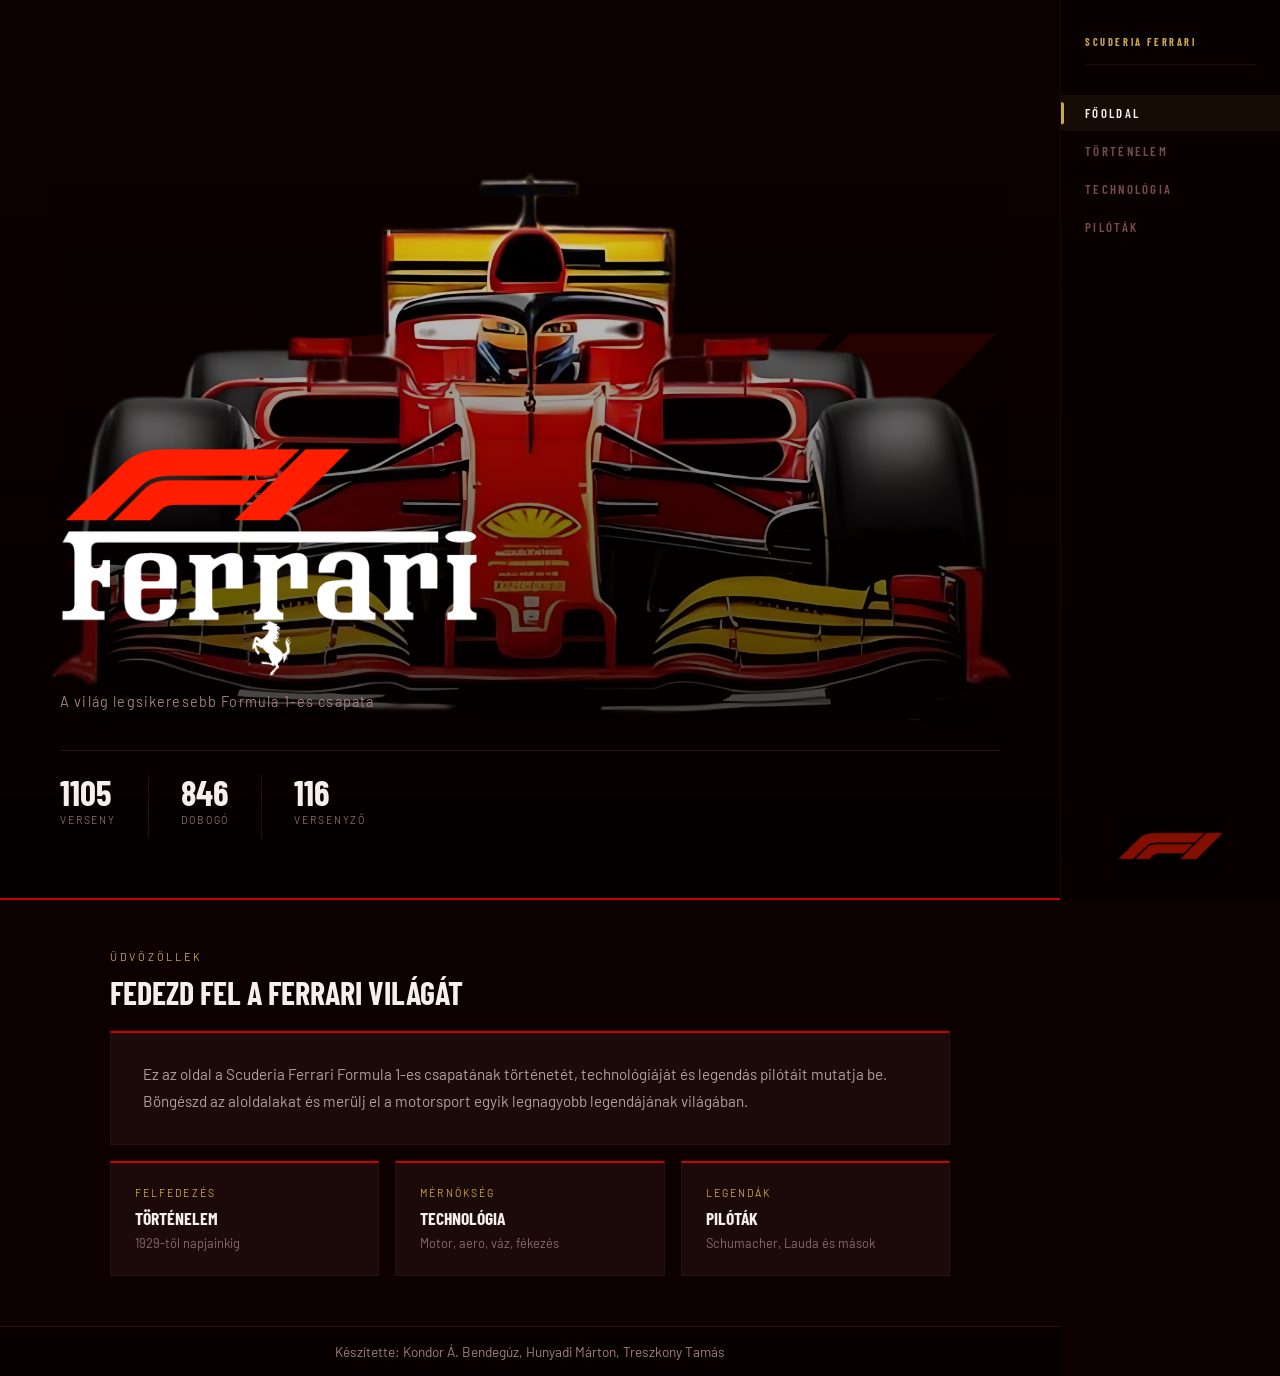
<file: index.html>
<!DOCTYPE html>
<html lang="hu">
<head>
  <meta charset="UTF-8">
  <title>Főoldal</title>
  <link rel="stylesheet" href="style.css">
</head>
<body >

  <nav class="sidenav">
    <span class="site-title">Scuderia Ferrari</span>
    <a href="index.html" class="active">Főoldal</a>
    <a href="tortenelem.html">Történelem</a>
    <a href="technologia.html">Technológia</a>
    <a href="pilotak.html">Pilóták</a>
  </nav>

  <main class="page-content">

  <section class="hero-index">
    <img src="ferrari_title.png" alt="Formula 1 és Ferrari logó" title="Scuderia Ferrari — Formula 1" class="hero-title-img">
    <p>A világ legsikeresebb Formula 1-es csapata</p>
    <div class="hero-stats">
      <div><span>1105</span><small>Verseny</small></div>
      <div><span>846</span><small>Dobogó</small></div>
      <div><span>116</span><small>Versenyző</small></div>
    </div>
  </section>

  <div class="welcome">
    <span class="welcome-label">Üdvözöllek</span>
    <h2>Fedezd fel a Ferrari világát</h2>
    <div class="card">
      <p>Ez az oldal a Scuderia Ferrari Formula 1-es csapatának történetét, technológiáját és legendás pilótáit mutatja be. Böngészd az aloldalakat és merülj el a motorsport egyik legnagyobb legendájának világában.</p>
    </div>
    <div class="nav-cards">
      <a href="tortenelem.html" class="nav-card">
        <span>Felfedezés</span>
        <h3>Történelem</h3>
        <p>1929-től napjainkig</p>
      </a>
      <a href="technologia.html" class="nav-card">
        <span>Mérnökség</span>
        <h3>Technológia</h3>
        <p>Motor, aero, váz, fékezés</p>
      </a>
      <a href="pilotak.html" class="nav-card">
        <span>Legendák</span>
        <h3>Pilóták</h3>
        <p>Schumacher, Lauda és mások</p>
      </a>
    </div>
  </div>

  <footer>Készítette: Kondor Á. Bendegúz, Hunyadi Márton, Treszkony Tamás</footer>
  </main>

<script>
  document.querySelectorAll(".sidenav a").forEach(a => {
    a.addEventListener("click", function(e) {
      const href = this.getAttribute("href");
      if (!href || href.startsWith("#")) return;
      e.preventDefault();
      document.querySelector(".page-content").classList.add("fade-out");
      setTimeout(() => { window.location.href = href; }, 250);
    });
  });
</script>
</body>
</html>
</file>
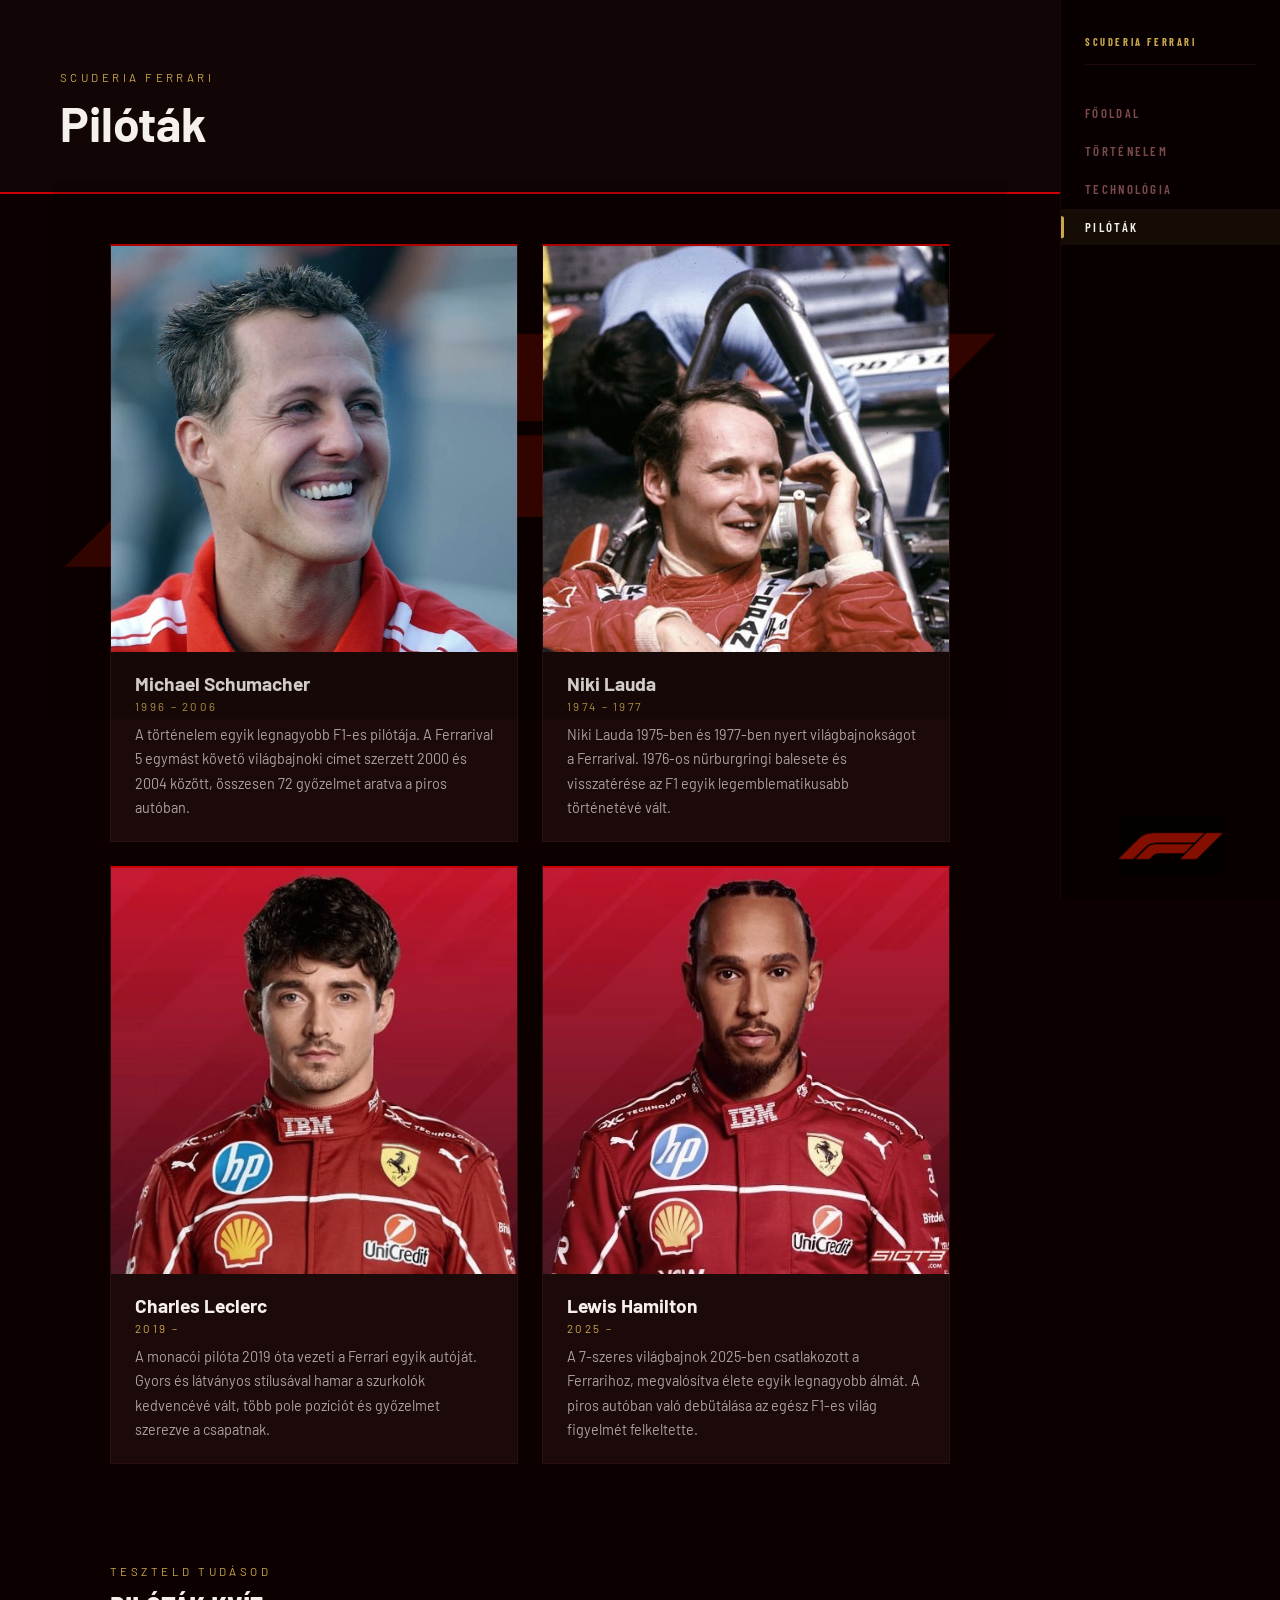
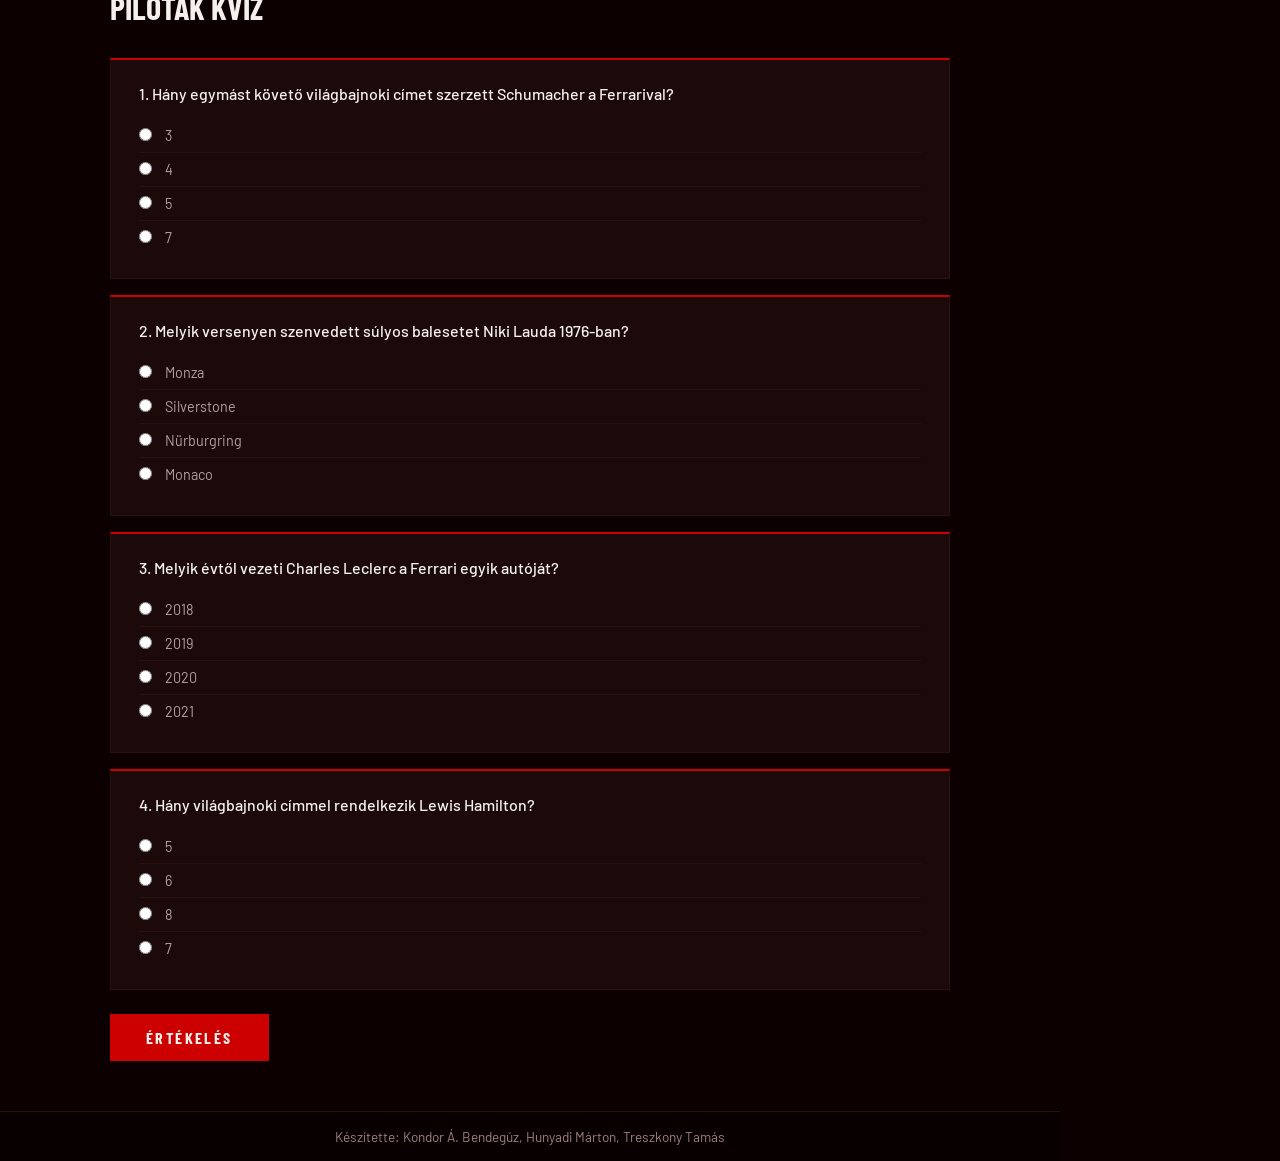
<file: pilotak.html>
<!DOCTYPE html>
<html lang="hu">
<head>
  <meta charset="UTF-8">
  <title>Ferrari pilóták</title>
  <link rel="stylesheet" href="style.css">
</head>
<body >

  <nav class="sidenav">
    <span class="site-title">Scuderia Ferrari</span>
    <a href="index.html">Főoldal</a>
    <a href="tortenelem.html">Történelem</a>
    <a href="technologia.html">Technológia</a>
    <a href="pilotak.html" class="active">Pilóták</a>
  </nav>

  <main class="page-content">
  <div class="page-header">
    <small>Scuderia Ferrari</small>
    <h1>Pilóták</h1>
    <h2></h2>
  </div>

  <div class="pilots-grid">

    <div class="pilot-card">
      <img src="schumacher.png" alt="Michael Schumacher portréfotója." title="Michael Schumacher">
      <div class="pilot-info">
        <h3>Michael Schumacher</h3>
        <span class="pilot-years">1996 – 2006</span>
        <p>A történelem egyik legnagyobb F1-es pilótája. A Ferrarival 5 egymást követő világbajnoki címet szerzett 2000 és 2004 között, összesen 72 győzelmet aratva a piros autóban.</p>
      </div>
    </div>

    <div class="pilot-card">
      <img src="lauda.png" alt="Niki Lauda portréfotója." title="Niki Lauda">
      <div class="pilot-info">
        <h3>Niki Lauda</h3>
        <span class="pilot-years">1974 – 1977</span>
        <p>Niki Lauda 1975-ben és 1977-ben nyert világbajnokságot a Ferrarival. 1976-os nürburgringi balesete és visszatérése az F1 egyik legemblematikusabb történetévé vált.</p>
      </div>
    </div>

    <div class="pilot-card">
      <img src="leclerc.png" alt="Charles Leclerc portréfotója." title="Charles Leclerc">
      <div class="pilot-info">
        <h3>Charles Leclerc</h3>
        <span class="pilot-years">2019 –</span>
        <p>A monacói pilóta 2019 óta vezeti a Ferrari egyik autóját. Gyors és látványos stílusával hamar a szurkolók kedvencévé vált, több pole pozíciót és győzelmet szerezve a csapatnak.</p>
      </div>
    </div>

    <div class="pilot-card">
      <img src="hamilton.png" alt="Lewis Hamilton portréfotója." title="Lewis Hamilton">
      <div class="pilot-info">
        <h3>Lewis Hamilton</h3>
        <span class="pilot-years">2025 –</span>
        <p>A 7-szeres világbajnok 2025-ben csatlakozott a Ferrarihoz, megvalósítva élete egyik legnagyobb álmát. A piros autóban való debütálása az egész F1-es világ figyelmét felkeltette.</p>
      </div>
    </div>

  </div>

  <div class="quiz">
    <div class="quiz-inner">
      <div class="quiz-header">
        <small>Teszteld tudásod</small>
        <h2>Pilóták kvíz</h2>
      </div>

      <div class="quiz-question">
        <p>1. Hány egymást követő világbajnoki címet szerzett Schumacher a Ferrarival?</p>
        <label><input type="radio" name="q1" value="a"> 3</label>
        <label><input type="radio" name="q1" value="b"> 4</label>
        <label><input type="radio" name="q1" value="c"> 5</label>
        <label><input type="radio" name="q1" value="d"> 7</label>
      </div>

      <div class="quiz-question">
        <p>2. Melyik versenyen szenvedett súlyos balesetet Niki Lauda 1976-ban?</p>
        <label><input type="radio" name="q2" value="a"> Monza</label>
        <label><input type="radio" name="q2" value="b"> Silverstone</label>
        <label><input type="radio" name="q2" value="c"> Nürburgring</label>
        <label><input type="radio" name="q2" value="d"> Monaco</label>
      </div>

      <div class="quiz-question">
        <p>3. Melyik évtől vezeti Charles Leclerc a Ferrari egyik autóját?</p>
        <label><input type="radio" name="q3" value="a"> 2018</label>
        <label><input type="radio" name="q3" value="b"> 2019</label>
        <label><input type="radio" name="q3" value="c"> 2020</label>
        <label><input type="radio" name="q3" value="d"> 2021</label>
      </div>

      <div class="quiz-question">
        <p>4. Hány világbajnoki címmel rendelkezik Lewis Hamilton?</p>
        <label><input type="radio" name="q4" value="a"> 5</label>
        <label><input type="radio" name="q4" value="b"> 6</label>
        <label><input type="radio" name="q4" value="c"> 8</label>
        <label><input type="radio" name="q4" value="d"> 7</label>
      </div>

      <button class="quiz-btn" onclick="ertekeles(['c','c','b','d'])">Értékelés</button>
      <div class="quiz-result" id="quiz-result"></div>
    </div>
  </div>

  <footer>Készítette: Kondor Á. Bendegúz, Hunyadi Márton, Treszkony Tamás</footer>
  </main>

<script>
  function ertekeles(helyes) {
    var pontszam = 0;
    var osszes = helyes.length;
    var eredmenyek = [];

    for (var i = 0; i < osszes; i++) {
      var valasztott = document.querySelector('input[name="q' + (i+1) + '"]:checked');
      if (valasztott && valasztott.value === helyes[i]) {
        pontszam++;
        eredmenyek.push('helyes');
      } else {
        eredmenyek.push('helytelen');
      }
    }

    var kerdesek = document.querySelectorAll('.quiz-question');
    for (var j = 0; j < kerdesek.length; j++) {
      kerdesek[j].classList.remove('helyes', 'helytelen');
      kerdesek[j].classList.add(eredmenyek[j]);
    }

    var szazalek = Math.round((pontszam / osszes) * 100);
    var szoveg = '';
    if (szazalek === 100) szoveg = 'Tökéletes! Igazi Ferrari-rajongó vagy!';
    else if (szazalek >= 75) szoveg = 'Nagyszerű! Majdnem mindent tudtál.';
    else if (szazalek >= 50) szoveg = 'Nem rossz! Érdemes még egyszer átolvasni.';
    else szoveg = 'Próbáld újra! Olvasd el még egyszer a pilóták lapot.';

    document.getElementById('quiz-result').innerHTML =
      '<strong>' + pontszam + ' / ' + osszes + ' helyes válasz (' + szazalek + '%)</strong><br>' + szoveg;
    document.getElementById('quiz-result').style.display = 'block';
  }

  document.querySelectorAll(".sidenav a").forEach(a => {
    a.addEventListener("click", function(e) {
      const href = this.getAttribute("href");
      if (!href || href.startsWith("#")) return;
      e.preventDefault();
      document.querySelector(".page-content").classList.add("fade-out");
      setTimeout(() => { window.location.href = href; }, 250);
    });
  });
</script>
</body>
</html>
</file>
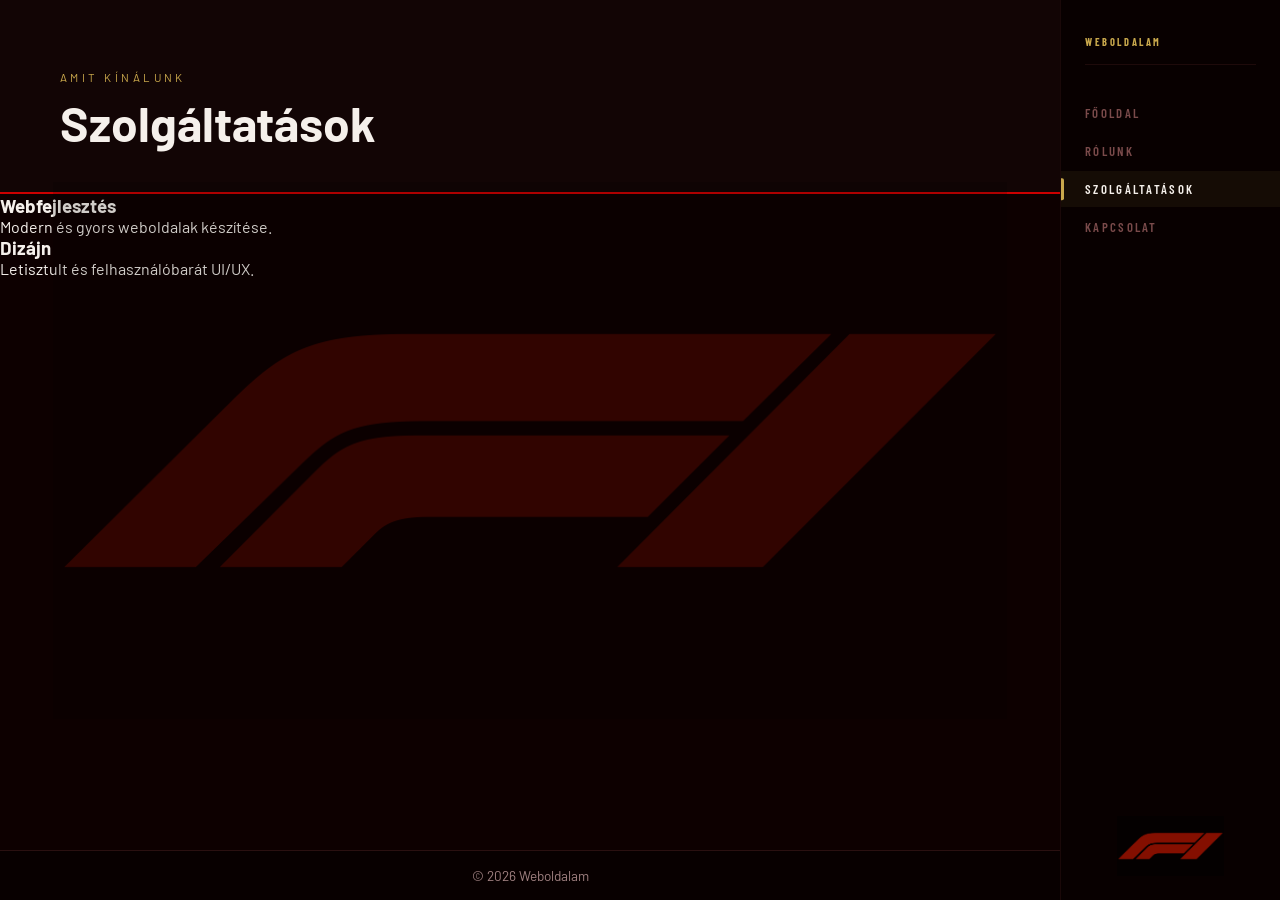
<file: services.html>
<!DOCTYPE html>
<html lang="hu">
<head>
  <meta charset="UTF-8">
  <title>Szolgáltatások</title>
  <link rel="stylesheet" href="style.css">
</head>
<body class="page-ferrari">

  <nav class="sidenav">
    <span class="site-title">Weboldalam</span>
    <a href="index.html">Főoldal</a>
    <a href="about.html">Rólunk</a>
    <a href="services.html" class="active">Szolgáltatások</a>
    <a href="contact.html">Kapcsolat</a>
  </nav>

  <div class="page-header">
    <small>Amit kínálunk</small>
    <h1>Szolgáltatások</h1>
  </div>

  <div class="container">
    <div class="card">
      <h3>Webfejlesztés</h3>
      <p>Modern és gyors weboldalak készítése.</p>
    </div>
    <div class="card">
      <h3>Dizájn</h3>
      <p>Letisztult és felhasználóbarát UI/UX.</p>
    </div>
  </div>

  <footer>© 2026 Weboldalam</footer>

</body>
</html>
</file>
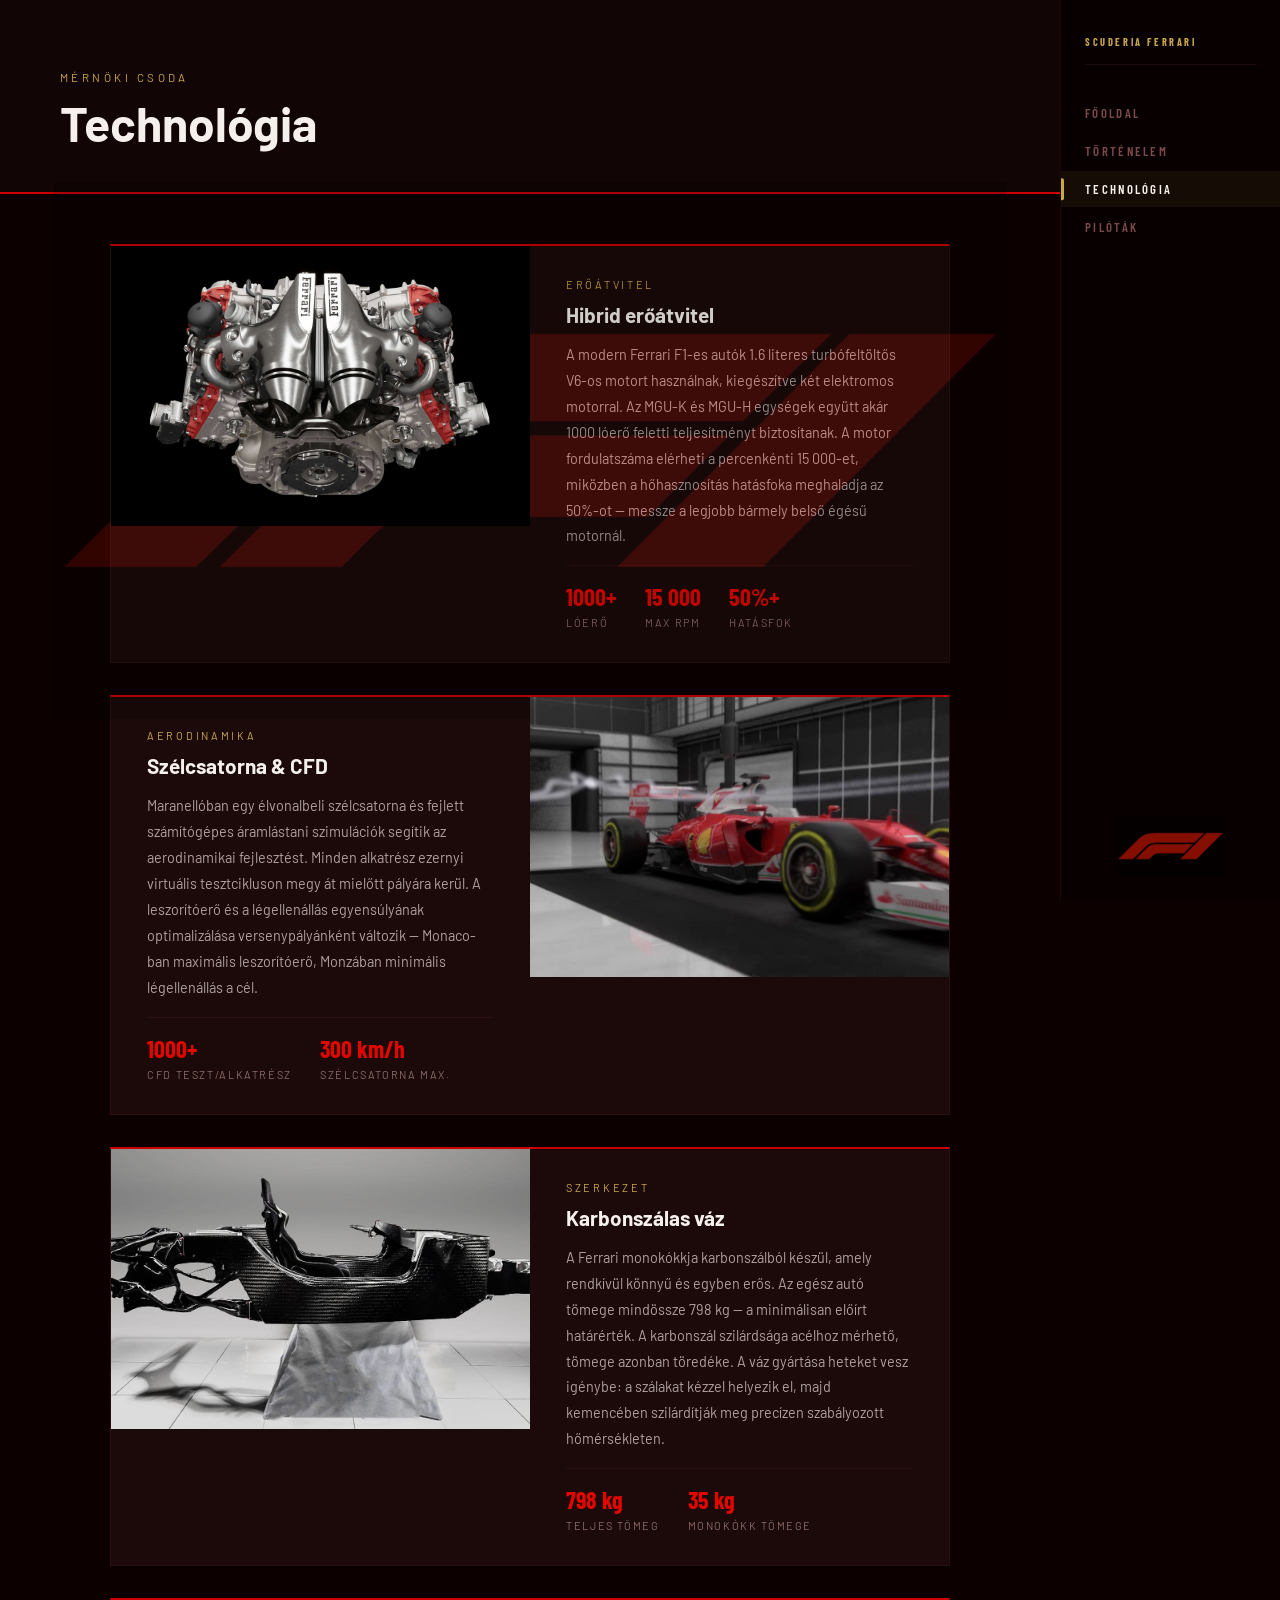
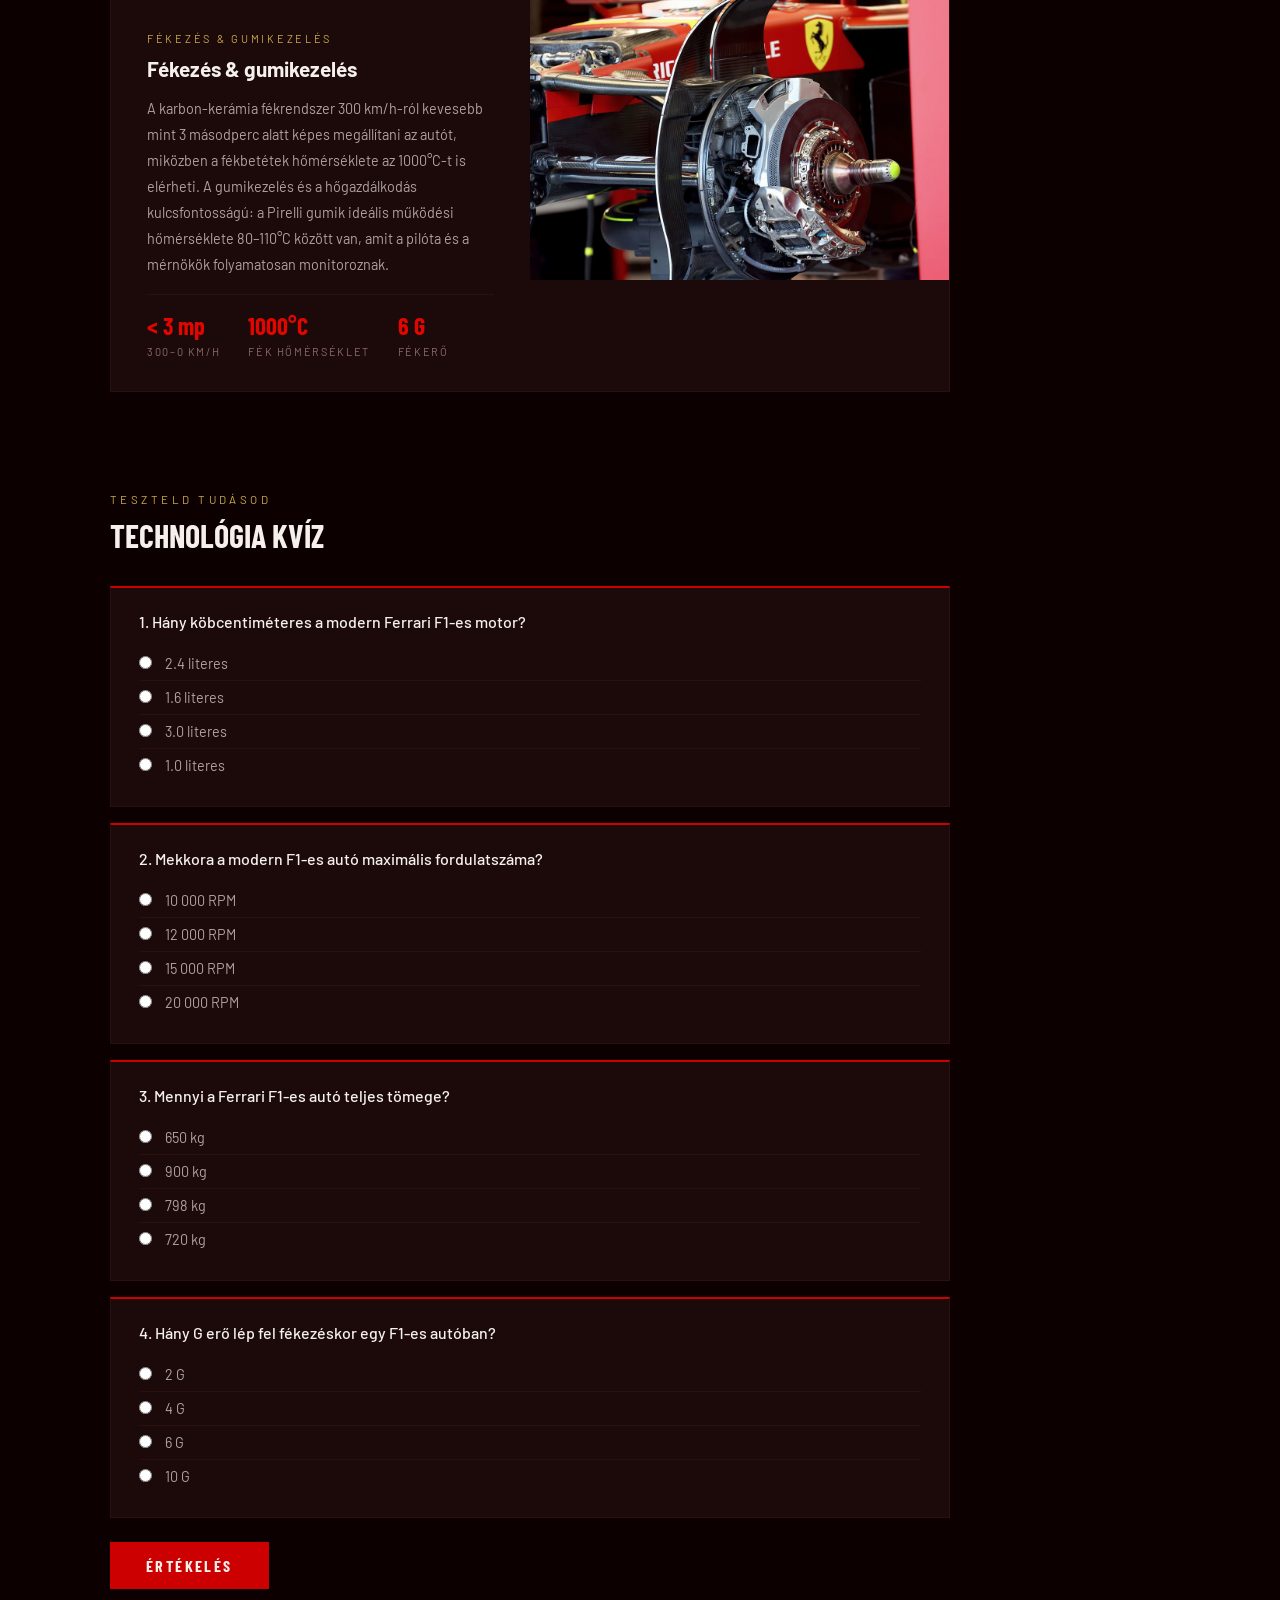
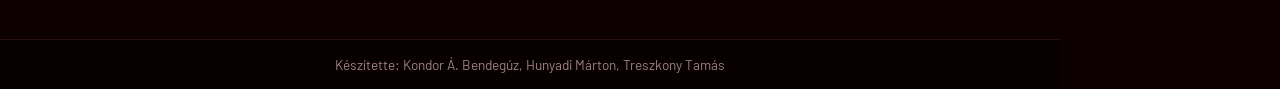
<file: technologia.html>
<!DOCTYPE html>
<html lang="hu">
<head>
  <meta charset="UTF-8">
  <title>Technológia & mérnökség</title>
  <link rel="stylesheet" href="style.css">
</head>
<body >

  <nav class="sidenav">
    <span class="site-title">Scuderia Ferrari</span>
    <a href="index.html">Főoldal</a>
    <a href="tortenelem.html">Történelem</a>
    <a href="technologia.html" class="active">Technológia</a>
    <a href="pilotak.html">Pilóták</a>
  </nav>

  <main class="page-content">
  <div class="page-header">
    <small>Mérnöki csoda</small>
    <h1>Technológia</h1>
    <h2></h2>
  </div>

  <div class="tech-grid">

    <div class="tech-card">
      <img src="motor.png" alt="Hibrid erőátvitel">
      <div class="tech-text">
        <span class="tech-label">Erőátvitel</span>
        <h3>Hibrid erőátvitel</h3>
        <p>A modern Ferrari F1-es autók 1.6 literes turbófeltöltős V6-os motort használnak, kiegészítve két elektromos motorral. Az MGU-K és MGU-H egységek együtt akár 1000 lóerő feletti teljesítményt biztosítanak. A motor fordulatszáma elérheti a percenkénti 15 000-et, miközben a hőhasznosítás hatásfoka meghaladja az 50%-ot — messze a legjobb bármely belső égésű motornál.</p>
        <div class="tech-stat">
          <div><span>1000+</span><small>Lóerő</small></div>
          <div><span>15 000</span><small>Max RPM</small></div>
          <div><span>50%+</span><small>Hatásfok</small></div>
        </div>
      </div>
    </div>

    <div class="tech-card">
      <img src="szelcsatorna.png" alt="Szélcsatorna">
      <div class="tech-text">
        <span class="tech-label">Aerodinamika</span>
        <h3>Szélcsatorna & CFD</h3>
        <p>Maranellóban egy élvonalbeli szélcsatorna és fejlett számítógépes áramlástani szimulációk segítik az aerodinamikai fejlesztést. Minden alkatrész ezernyi virtuális tesztcikluson megy át mielőtt pályára kerül. A leszorítóerő és a légellenállás egyensúlyának optimalizálása versenypályánként változik — Monaco-ban maximális leszorítóerő, Monzában minimális légellenállás a cél.</p>
        <div class="tech-stat">
          <div><span>1000+</span><small>CFD teszt/alkatrész</small></div>
          <div><span>300 km/h</span><small>Szélcsatorna max.</small></div>
        </div>
      </div>
    </div>

    <div class="tech-card">
      <img src="karbonvaz.png" alt="Karbonszálas váz">
      <div class="tech-text">
        <span class="tech-label">Szerkezet</span>
        <h3>Karbonszálas váz</h3>
        <p>A Ferrari monokókkja karbonszálból készül, amely rendkívül könnyű és egyben erős. Az egész autó tömege mindössze 798 kg — a minimálisan előírt határérték. A karbonszál szilárdsága acélhoz mérhető, tömege azonban töredéke. A váz gyártása heteket vesz igénybe: a szálakat kézzel helyezik el, majd kemencében szilárdítják meg precízen szabályozott hőmérsékleten.</p>
        <div class="tech-stat">
          <div><span>798 kg</span><small>Teljes tömeg</small></div>
          <div><span>35 kg</span><small>Monokókk tömege</small></div>
        </div>
      </div>
    </div>

    <div class="tech-card">
      <img src="fekek.png" alt="Fékezés">
      <div class="tech-text">
        <span class="tech-label">Fékezés & gumikezelés</span>
        <h3>Fékezés & gumikezelés</h3>
        <p>A karbon-kerámia fékrendszer 300 km/h-ról kevesebb mint 3 másodperc alatt képes megállítani az autót, miközben a fékbetétek hőmérséklete az 1000°C-t is elérheti. A gumikezelés és a hőgazdálkodás kulcsfontosságú: a Pirelli gumik ideális működési hőmérséklete 80–110°C között van, amit a pilóta és a mérnökök folyamatosan monitoroznak.</p>
        <div class="tech-stat">
          <div><span>&lt; 3 mp</span><small>300–0 km/h</small></div>
          <div><span>1000°C</span><small>Fék hőmérséklet</small></div>
          <div><span>6 G</span><small>Fékerő</small></div>
        </div>
      </div>
    </div>

  </div>

  <div class="quiz">
    <div class="quiz-inner">
      <div class="quiz-header">
        <small>Teszteld tudásod</small>
        <h2>Technológia kvíz</h2>
      </div>

      <div class="quiz-question">
        <p>1. Hány köbcentiméteres a modern Ferrari F1-es motor?</p>
        <label><input type="radio" name="q1" value="a"> 2.4 literes</label>
        <label><input type="radio" name="q1" value="b"> 1.6 literes</label>
        <label><input type="radio" name="q1" value="c"> 3.0 literes</label>
        <label><input type="radio" name="q1" value="d"> 1.0 literes</label>
      </div>

      <div class="quiz-question">
        <p>2. Mekkora a modern F1-es autó maximális fordulatszáma?</p>
        <label><input type="radio" name="q2" value="a"> 10 000 RPM</label>
        <label><input type="radio" name="q2" value="b"> 12 000 RPM</label>
        <label><input type="radio" name="q2" value="c"> 15 000 RPM</label>
        <label><input type="radio" name="q2" value="d"> 20 000 RPM</label>
      </div>

      <div class="quiz-question">
        <p>3. Mennyi a Ferrari F1-es autó teljes tömege?</p>
        <label><input type="radio" name="q3" value="a"> 650 kg</label>
        <label><input type="radio" name="q3" value="b"> 900 kg</label>
        <label><input type="radio" name="q3" value="c"> 798 kg</label>
        <label><input type="radio" name="q3" value="d"> 720 kg</label>
      </div>

      <div class="quiz-question">
        <p>4. Hány G erő lép fel fékezéskor egy F1-es autóban?</p>
        <label><input type="radio" name="q4" value="a"> 2 G</label>
        <label><input type="radio" name="q4" value="b"> 4 G</label>
        <label><input type="radio" name="q4" value="c"> 6 G</label>
        <label><input type="radio" name="q4" value="d"> 10 G</label>
      </div>

      <button class="quiz-btn" onclick="ertekeles(['b','c','c','c'])">Értékelés</button>
      <div class="quiz-result" id="quiz-result"></div>
    </div>
  </div>

  <footer>Készítette: Kondor Á. Bendegúz, Hunyadi Márton, Treszkony Tamás</footer>
  </main>

<script>
  function ertekeles(helyes) {
    var pontszam = 0;
    var osszes = helyes.length;
    var eredmenyek = [];

    for (var i = 0; i < osszes; i++) {
      var valasztott = document.querySelector('input[name="q' + (i+1) + '"]:checked');
      if (valasztott && valasztott.value === helyes[i]) {
        pontszam++;
        eredmenyek.push('helyes');
      } else {
        eredmenyek.push('helytelen');
      }
    }

    var kerdesek = document.querySelectorAll('.quiz-question');
    for (var j = 0; j < kerdesek.length; j++) {
      kerdesek[j].classList.remove('helyes', 'helytelen');
      kerdesek[j].classList.add(eredmenyek[j]);
    }

    var szazalek = Math.round((pontszam / osszes) * 100);
    var szoveg = '';
    if (szazalek === 100) szoveg = 'Tökéletes! Mérnöknek való tudás!';
    else if (szazalek >= 75) szoveg = 'Nagyszerű! Majdnem mindent tudtál.';
    else if (szazalek >= 50) szoveg = 'Nem rossz! Érdemes még egyszer átolvasni.';
    else szoveg = 'Próbáld újra! Olvasd el még egyszer a technológiát.';

    document.getElementById('quiz-result').innerHTML =
      '<strong>' + pontszam + ' / ' + osszes + ' helyes válasz (' + szazalek + '%)</strong><br>' + szoveg;
    document.getElementById('quiz-result').style.display = 'block';
  }

  document.querySelectorAll(".sidenav a").forEach(a => {
    a.addEventListener("click", function(e) {
      const href = this.getAttribute("href");
      if (!href || href.startsWith("#")) return;
      e.preventDefault();
      document.querySelector(".page-content").classList.add("fade-out");
      setTimeout(() => { window.location.href = href; }, 250);
    });
  });
</script>
</body>
</html>
</file>
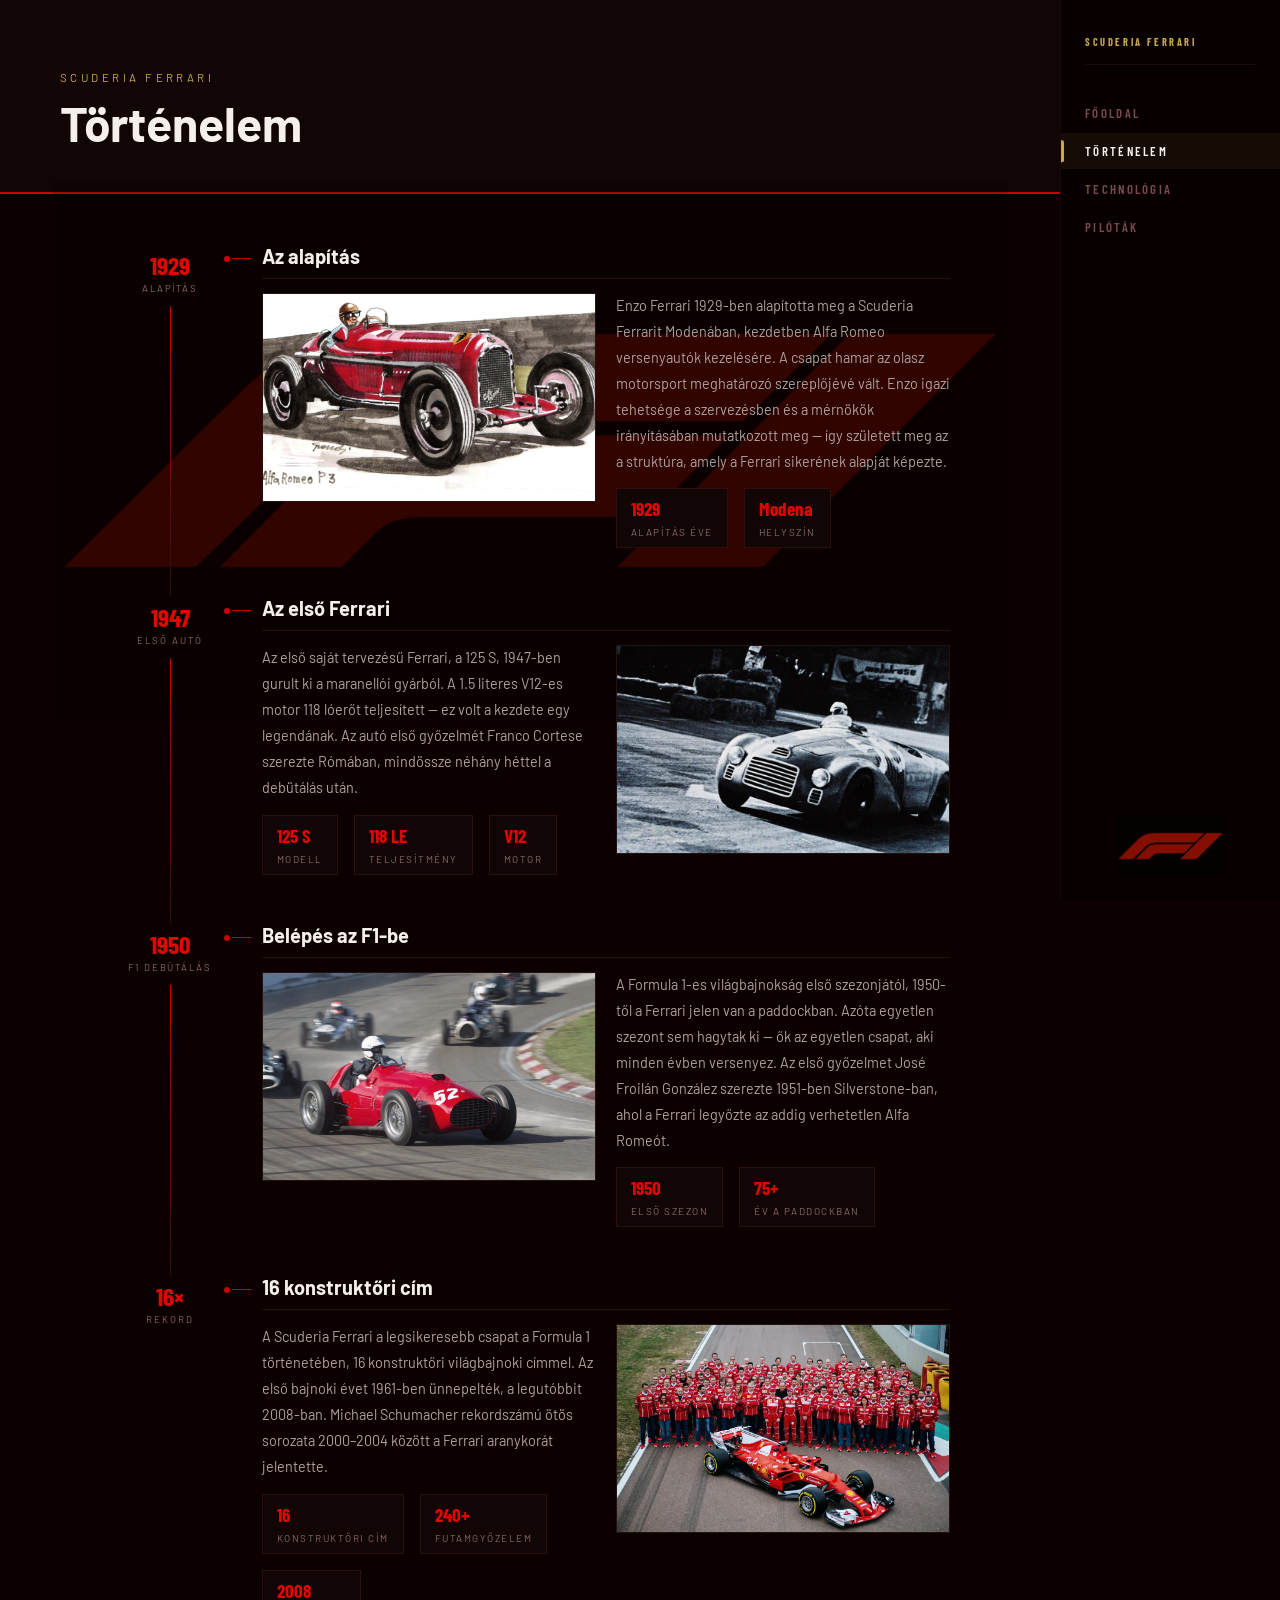
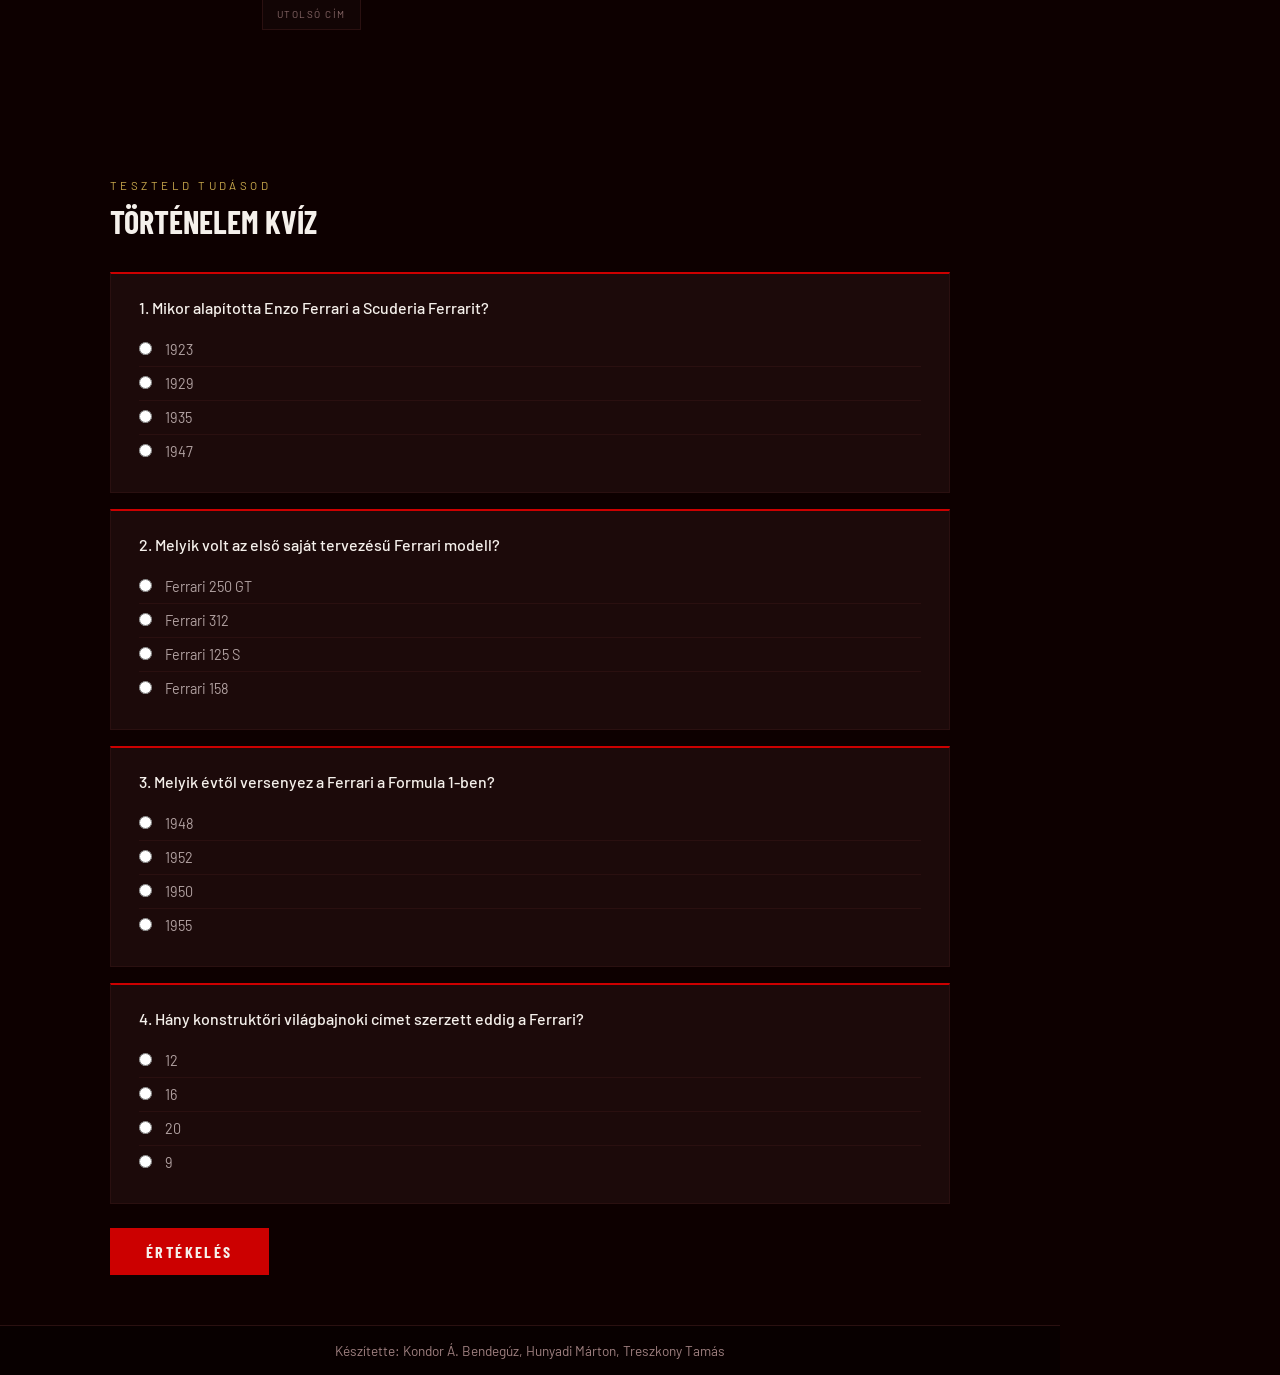
<file: tortenelem.html>
<!DOCTYPE html>
<html lang="hu">
<head>
  <meta charset="UTF-8">
  <title>Ferrari történelem</title>
  <link rel="stylesheet" href="style.css">
</head>
<body >

  <nav class="sidenav">
    <span class="site-title">Scuderia Ferrari</span>
    <a href="index.html">Főoldal</a>
    <a href="tortenelem.html" class="active">Történelem</a>
    <a href="technologia.html">Technológia</a>
    <a href="pilotak.html">Pilóták</a>
  </nav>

  <main class="page-content">
  <div class="page-header">
    <small>Scuderia Ferrari</small>
    <h1>Történelem</h1>
  </div>
    <h2></h2>
  <div class="timeline">

    <div class="timeline-item">
      <div class="timeline-year">
        <span>1929</span>
        <small>Alapítás</small>
        <div class="timeline-line"></div>
      </div>
      <div class="timeline-dot"></div>
      <div class="timeline-connector"></div>
      <div class="timeline-content">
        <h3>Az alapítás</h3>
        <div class="timeline-body">
          <img src="alapitas.png" alt="Archív fekete-fehér fotó a Scuderia Ferrari alapításának idejéből, 1929-ből." title="A Scuderia Ferrari alapítása, 1929">
          <div class="timeline-text">
            <p>Enzo Ferrari 1929-ben alapította meg a Scuderia Ferrarit Modenában, kezdetben Alfa Romeo versenyautók kezelésére. A csapat hamar az olasz motorsport meghatározó szereplőjévé vált. Enzo igazi tehetsége a szervezésben és a mérnökök irányításában mutatkozott meg — így született meg az a struktúra, amely a Ferrari sikerének alapját képezte.</p>
            <div class="timeline-stat">
              <div><span>1929</span><small>Alapítás éve</small></div>
              <div><span>Modena</span><small>Helyszín</small></div>
            </div>
          </div>
        </div>
      </div>
    </div>

    <div class="timeline-item">
      <div class="timeline-year">
        <span>1947</span>
        <small>Első autó</small>
        <div class="timeline-line"></div>
      </div>
      <div class="timeline-dot"></div>
      <div class="timeline-connector"></div>
      <div class="timeline-content">
        <h3>Az első Ferrari</h3>
        <div class="timeline-body">
          <img src="elso_ferrari.png" alt="Az első saját tervezésű Ferrari, a 125 S modell 1947-ből." title="Az első Ferrari 125 S, 1947">
          <div class="timeline-text">
            <p>Az első saját tervezésű Ferrari, a 125 S, 1947-ben gurult ki a maranellói gyárból. A 1.5 literes V12-es motor 118 lóerőt teljesített — ez volt a kezdete egy legendának. Az autó első győzelmét Franco Cortese szerezte Rómában, mindössze néhány héttel a debütálás után.</p>
            <div class="timeline-stat">
              <div><span>125 S</span><small>Modell</small></div>
              <div><span>118 LE</span><small>Teljesítmény</small></div>
              <div><span>V12</span><small>Motor</small></div>
            </div>
          </div>
        </div>
      </div>
    </div>

    <div class="timeline-item">
      <div class="timeline-year">
        <span>1950</span>
        <small>F1 debütálás</small>
        <div class="timeline-line"></div>
      </div>
      <div class="timeline-dot"></div>
      <div class="timeline-connector"></div>
      <div class="timeline-content">
        <h3>Belépés az F1-be</h3>
        <div class="timeline-body">
          <img src="f1_belepes.png" alt="Ferrari Formula 1-es versenyautó az 1950-es évek elejéről a pályán." title="Ferrari belépése a Formula 1-be, 1950">
          <div class="timeline-text">
            <p>A Formula 1-es világbajnokság első szezonjától, 1950-től a Ferrari jelen van a paddockban. Azóta egyetlen szezont sem hagytak ki — ők az egyetlen csapat, aki minden évben versenyez. Az első győzelmet José Froilán González szerezte 1951-ben Silverstone-ban, ahol a Ferrari legyőzte az addig verhetetlen Alfa Romeót.</p>
            <div class="timeline-stat">
              <div><span>1950</span><small>Első szezon</small></div>
              <div><span>75+</span><small>Év a paddockban</small></div>
            </div>
          </div>
        </div>
      </div>
    </div>

    <div class="timeline-item">
      <div class="timeline-year">
        <span>16×</span>
        <small>Rekord</small>
        <div class="timeline-line"></div>
      </div>
      <div class="timeline-dot"></div>
      <div class="timeline-connector"></div>
      <div class="timeline-content">
        <h3>16 konstruktőri cím</h3>
        <div class="timeline-body">
          <img src="konstruktori.png" alt="A Scuderia Ferrari legendás csapata" title="Ferrari 16 konstruktőri világbajnoki cím">
          <div class="timeline-text">
            <p>A Scuderia Ferrari a legsikeresebb csapat a Formula 1 történetében, 16 konstruktőri világbajnoki címmel. Az első bajnoki évet 1961-ben ünnepelték, a legutóbbit 2008-ban. Michael Schumacher rekordszámú ötös sorozata 2000–2004 között a Ferrari aranykorát jelentette.</p>
            <div class="timeline-stat">
              <div><span>16</span><small>Konstruktőri cím</small></div>
              <div><span>240+</span><small>Futamgyőzelem</small></div>
              <div><span>2008</span><small>Utolsó cím</small></div>
            </div>
          </div>
        </div>
      </div>
    </div>

  </div>

  <div class="quiz">
    <div class="quiz-inner">
      <div class="quiz-header">
        <small>Teszteld tudásod</small>
        <h2>Történelem kvíz</h2>
      </div>

      <div class="quiz-question">
        <p>1. Mikor alapította Enzo Ferrari a Scuderia Ferrarit?</p>
        <label><input type="radio" name="q1" value="a"> 1923</label>
        <label><input type="radio" name="q1" value="b"> 1929</label>
        <label><input type="radio" name="q1" value="c"> 1935</label>
        <label><input type="radio" name="q1" value="d"> 1947</label>
      </div>

      <div class="quiz-question">
        <p>2. Melyik volt az első saját tervezésű Ferrari modell?</p>
        <label><input type="radio" name="q2" value="a"> Ferrari 250 GT</label>
        <label><input type="radio" name="q2" value="b"> Ferrari 312</label>
        <label><input type="radio" name="q2" value="c"> Ferrari 125 S</label>
        <label><input type="radio" name="q2" value="d"> Ferrari 158</label>
      </div>

      <div class="quiz-question">
        <p>3. Melyik évtől versenyez a Ferrari a Formula 1-ben?</p>
        <label><input type="radio" name="q3" value="a"> 1948</label>
        <label><input type="radio" name="q3" value="b"> 1952</label>
        <label><input type="radio" name="q3" value="c"> 1950</label>
        <label><input type="radio" name="q3" value="d"> 1955</label>
      </div>

      <div class="quiz-question">
        <p>4. Hány konstruktőri világbajnoki címet szerzett eddig a Ferrari?</p>
        <label><input type="radio" name="q4" value="a"> 12</label>
        <label><input type="radio" name="q4" value="b"> 16</label>
        <label><input type="radio" name="q4" value="c"> 20</label>
        <label><input type="radio" name="q4" value="d"> 9</label>
      </div>

      <button class="quiz-btn" onclick="ertekeles(['b','c','c','b'])">Értékelés</button>
      <div class="quiz-result" id="quiz-result"></div>
    </div>
  </div>

  <footer>Készítette: Kondor Á. Bendegúz, Hunyadi Márton, Treszkony Tamás</footer>
  </main>

<script>
  function ertekeles(helyes) {
    var pontszam = 0;
    var osszes = helyes.length;
    var eredmenyek = [];

    for (var i = 0; i < osszes; i++) {
      var valasztott = document.querySelector('input[name="q' + (i+1) + '"]:checked');
      if (valasztott && valasztott.value === helyes[i]) {
        pontszam++;
        eredmenyek.push('helyes');
      } else {
        eredmenyek.push('helytelen');
      }
    }

    var kerdesek = document.querySelectorAll('.quiz-question');
    for (var j = 0; j < kerdesek.length; j++) {
      kerdesek[j].classList.remove('helyes', 'helytelen');
      kerdesek[j].classList.add(eredmenyek[j]);
    }

    var szazalek = Math.round((pontszam / osszes) * 100);
    var szoveg = '';
    if (szazalek === 100) szoveg = 'Tökéletes! Mindent tudsz a Ferrari történelméről!';
    else if (szazalek >= 75) szoveg = 'Nagyszerű! Szinte mindent tudtál.';
    else if (szazalek >= 50) szoveg = 'Nem rossz! Érdemes még egyszer átolvasni.';
    else szoveg = 'Próbáld újra! Olvasd el még egyszer a történelmet.';

    document.getElementById('quiz-result').innerHTML =
      '<strong>' + pontszam + ' / ' + osszes + ' helyes válasz (' + szazalek + '%)</strong><br>' + szoveg;
    document.getElementById('quiz-result').style.display = 'block';
  }

  document.querySelectorAll(".sidenav a").forEach(a => {
    a.addEventListener("click", function(e) {
      const href = this.getAttribute("href");
      if (!href || href.startsWith("#")) return;
      e.preventDefault();
      document.querySelector(".page-content").classList.add("fade-out");
      setTimeout(() => { window.location.href = href; }, 250);
    });
  });
</script>
</body>
</html>
</file>
<file: style.css>
@import url('https://fonts.googleapis.com/css2?family=Barlow+Condensed:wght@400;600;700&family=Barlow:wght@400;500&display=swap');

* {
  margin: 0;
  padding: 0;
  box-sizing: border-box;
  font-family: 'Barlow', 'Segoe UI', sans-serif;
}

@keyframes pageFadeIn {
  from { opacity: 0; }
  to   { opacity: 1; }
}

@keyframes pageFadeOut {
  to { opacity: 0; }
}

body {
  min-height: 100vh;
  display: flex;
  flex-direction: column;
  margin-right: 220px;
  animation: pageFadeIn 0.45s ease both;
}

body.fade-out {
  animation: pageFadeOut 0.3s ease forwards;
}

header {
  display: none;
}
.sidenav {
  position: fixed;
  top: 0;
  right: 0;
  width: 220px;
  height: 100vh;
  display: flex;
  flex-direction: column;
  padding: 36px 0 30px;
  gap: 2px;
  background: #080000;
  border-left: 1px solid #1a0808;
}

.sidenav::after {
  content: '';
  position: absolute;
  bottom: 24px;
  left: 50%;
  transform: translateX(-50%);
  width: 160px;
  height: 60px;
  background: url('f1-logo.png') center/contain no-repeat;
  opacity: 0.5;
  pointer-events: none;
}

.sidenav .site-title {
  font-family: 'Barlow Condensed', sans-serif;
  font-weight: 700;
  font-size: 0.65rem;
  letter-spacing: 0.25em;
  text-transform: uppercase;
  color: #c9a84c;
  margin: 0 24px 28px;
  padding-bottom: 16px;
  border-bottom: 1px solid #1e0a0a;
}

.sidenav a {
  font-family: 'Barlow Condensed', sans-serif;
  font-size: 0.8rem;
  font-weight: 600;
  letter-spacing: 0.18em;
  text-transform: uppercase;
  text-decoration: none;
  padding: 10px 24px;
  color: #7a4a4a;
  transition: all 0.18s ease;
  position: relative;
}

.sidenav a::before {
  content: '';
  position: absolute;
  left: 0;
  top: 50%;
  transform: translateY(-50%) scaleY(0);
  width: 3px;
  height: 60%;
  background: #c9a84c;
  border-radius: 0 2px 2px 0;
  transition: transform 0.18s ease;
}

.sidenav a:hover {
  color: #c9a84c;
  background: rgba(201, 168, 76, 0.05);
}

.sidenav a:hover::before,
.sidenav a.active::before {
  transform: translateY(-50%) scaleY(1);
}

.sidenav a.active {
  color: #f5f0eb;
  background: rgba(201, 168, 76, 0.07);
}
body {
  background: #0d0000;
  color: #f5f0eb;
}

body::before {
  content: '';
  position: fixed;
  top: 0;
  left: 0;
  right: 220px;
  bottom: 0;
  background: url('f1-logo.png') center/90% no-repeat;
  opacity: 0.15;
  pointer-events: none;
  z-index: 0;
}

.page-header {
  padding: 70px 60px 40px;
  background: #120505;
  border-bottom: 2px solid #cc0000;
}

.page-header small {
  display: block;
  font-size: 0.72rem;
  letter-spacing: 0.3em;
  text-transform: uppercase;
  color: #c9a84c;
  margin-bottom: 10px;
}

.page-header h1 {
  font-size: 3rem;
  font-weight: 700;
  color: #f5f0eb;
}

footer {
  margin-top: auto;
  background: #080000;
  text-align: center;
  padding: 16px;
  color: #a08080;
  font-size: 0.85rem;
  border-top: 1px solid #2a1010;
}
.hero-index {
  height: 100vh;
  display: flex;
  flex-direction: column;
  justify-content: flex-end;
  padding: 60px;
  background: url('ferrari-f1.png') center/cover no-repeat;
  border-bottom: 2px solid #cc0000;
  position: relative;
}

.hero-index::after {
  content: '';
  position: absolute;
  top: 10%;
  left: 0;
  right: 0;
  bottom: 0;
  background: linear-gradient(to top, rgba(5,0,0,0.97), transparent);
  pointer-events: none;
}

.hero-index > * {
  position: relative;
  z-index: 1;
}

.hero-index small {
  display: block;
  font-size: 0.68rem;
  letter-spacing: 0.3em;
  text-transform: uppercase;
  color: #c9a84c;
  margin-bottom: 12px;
}

.hero-title-img {
  width: 420px;
  max-width: 100%;
}

.hero-index p {
  color: #a08080;
  margin-top: 14px;
  font-size: 0.9rem;
  letter-spacing: 0.08em;
}

.hero-stats {
  display: flex;
  margin-top: 40px;
  border-top: 1px solid #2a1010;
  padding-top: 24px;
}

.hero-stats div {
  padding-right: 32px;
  margin-right: 32px;
  border-right: 1px solid #2a1010;
}

.hero-stats div:last-child {
  border-right: none;
}

.hero-stats div span {
  display: block;
  font-family: 'Barlow Condensed', sans-serif;
  font-size: 2.2rem;
  font-weight: 700;
  color: #f5f0eb;
  line-height: 1;
}

.hero-stats div small {
  display: block;
  font-size: 0.65rem;
  text-transform: uppercase;
  letter-spacing: 0.18em;
  color: #8a6a6a;
  margin-top: 4px;
}

.welcome {
  max-width: 960px;
  margin: auto;
  padding: 50px 60px;
}

.welcome-label {
  display: block;
  font-size: 0.68rem;
  letter-spacing: 0.25em;
  text-transform: uppercase;
  color: #c9a84c;
  margin-bottom: 10px;
}

.welcome h2 {
  font-family: 'Barlow Condensed', sans-serif;
  font-size: 2rem;
  font-weight: 700;
  text-transform: uppercase;
  color: #f5f0eb;
  margin-bottom: 20px;
}

.welcome .card {
  background: #1c0a0a;
  padding: 28px 32px;
  border: 1px solid #2a1010;
  border-top: 2px solid #cc0000;
  color: #b0a0a0;
  font-size: 0.95rem;
  line-height: 1.8;
}

.nav-cards {
  display: grid;
  grid-template-columns: repeat(3, 1fr);
  gap: 16px;
  margin-top: 16px;
}

.nav-card {
  display: block;
  background: #1c0a0a;
  border: 1px solid #2a1010;
  border-top: 2px solid #cc0000;
  padding: 24px;
  text-decoration: none;
  transition: border-color 0.2s;
}

.nav-card:hover {
  border-color: #c9a84c;
}

.nav-card span {
  display: block;
  font-size: 0.65rem;
  letter-spacing: 0.2em;
  text-transform: uppercase;
  color: #c9a84c;
  margin-bottom: 8px;
}

.nav-card h3 {
  font-family: 'Barlow Condensed', sans-serif;
  font-size: 1.1rem;
  font-weight: 700;
  text-transform: uppercase;
  color: #f5f0eb;
}

.nav-card p {
  color: #8a6a6a;
  font-size: 0.8rem;
  margin-top: 6px;
}
.pilots-grid {
  display: grid;
  grid-template-columns: repeat(2, 1fr);
  gap: 24px;
  padding: 50px 60px;
  max-width: 960px;
  margin: auto;
}

.pilot-card {
  background: #1c0a0a;
  border: 1px solid #2a1010;
  border-top: 2px solid #cc0000;
  overflow: hidden;
  transition: border-color 0.2s;
}

.pilot-card:hover {
  border-color: #c9a84c;
}

.pilot-card img {
  width: 100%;
  aspect-ratio: 1 / 1;
  object-fit: cover;
  object-position: top center;
  display: block;
  filter: grayscale(20%);
  transition: filter 0.3s;
}

.pilot-card:hover img {
  filter: grayscale(0%);
}

.pilot-info {
  padding: 20px 24px;
}

.pilot-info h3 {
  color: #f5f0eb;
  font-size: 1.2rem;
  margin-bottom: 4px;
}

.pilot-info .pilot-years {
  display: block;
  font-size: 0.72rem;
  letter-spacing: 0.2em;
  text-transform: uppercase;
  color: #c9a84c;
  margin-bottom: 10px;
}

.pilot-info p {
  color: #b0a0a0;
  font-size: 0.9rem;
  line-height: 1.7;
}
.tech-grid {
  max-width: 960px;
  margin: auto;
  padding: 50px 60px;
  display: flex;
  flex-direction: column;
  gap: 32px;
}

.tech-card {
  background: #1c0a0a;
  border: 1px solid #2a1010;
  border-top: 2px solid #cc0000;
  overflow: hidden;
  transition: border-color 0.2s;
  display: grid;
  grid-template-columns: 1fr 1fr;
}

.tech-card:nth-child(even) {
  direction: rtl;
}

.tech-card:nth-child(even) .tech-text {
  direction: ltr;
}

.tech-card:hover {
  border-color: #c9a84c;
}

.tech-card img {
  width: 100%;
  height: 280px;
  object-fit: cover;
  display: block;
  filter: grayscale(15%);
  transition: filter 0.3s;
}

.tech-card:hover img {
  filter: grayscale(0%);
}

.tech-text {
  padding: 32px 36px;
  display: flex;
  flex-direction: column;
  justify-content: center;
  direction: ltr;
}

.tech-text .tech-label {
  display: block;
  font-size: 0.68rem;
  letter-spacing: 0.25em;
  text-transform: uppercase;
  color: #c9a84c;
  margin-bottom: 10px;
}

.tech-text h3 {
  color: #f5f0eb;
  font-size: 1.3rem;
  margin-bottom: 14px;
  line-height: 1.3;
}

.tech-text p {
  color: #b0a0a0;
  font-size: 0.9rem;
  line-height: 1.8;
}

.tech-stat {
  display: flex;
  gap: 28px;
  margin-top: 16px;
  padding-top: 16px;
  border-top: 1px solid #2a1010;
}

.tech-stat div span {
  display: block;
  font-family: 'Barlow Condensed', sans-serif;
  font-size: 1.5rem;
  font-weight: 700;
  color: #e10600;
}

.tech-stat div small {
  font-size: 0.68rem;
  text-transform: uppercase;
  letter-spacing: 0.15em;
  color: #8a6a6a;
}
.quiz {
  max-width: 960px;
  margin: auto;
  padding: 50px 60px;
}

.quiz-header {
  margin-bottom: 32px;
}

.quiz-header small {
  display: block;
  font-size: 0.72rem;
  letter-spacing: 0.3em;
  text-transform: uppercase;
  color: #c9a84c;
  margin-bottom: 10px;
}

.quiz-header h2 {
  font-family: 'Barlow Condensed', sans-serif;
  font-size: 2rem;
  font-weight: 700;
  color: #f5f0eb;
  text-transform: uppercase;
}

.quiz-question {
  background: #1c0a0a;
  border: 1px solid #2a1010;
  border-top: 2px solid #cc0000;
  padding: 24px 28px;
  margin-bottom: 16px;
  transition: border-color 0.2s;
}

.quiz-question.helyes {
  border-color: #2a7a2a;
  border-top-color: #2a7a2a;
  background: #0a1c0a;
}

.quiz-question.helytelen {
  border-color: #7a2a2a;
  border-top-color: #cc0000;
  background: #1c0808;
}

.quiz-question p {
  color: #f5f0eb;
  font-size: 1rem;
  margin-bottom: 16px;
  font-weight: 500;
}

.quiz-question label {
  display: block;
  color: #b0a0a0;
  font-size: 0.9rem;
  padding: 8px 0;
  cursor: pointer;
  border-bottom: 1px solid #2a1010;
}

.quiz-question label:last-of-type {
  border-bottom: none;
}

.quiz-question label:hover {
  color: #c9a84c;
}

.quiz-question input[type="radio"] {
  margin-right: 10px;
  accent-color: #cc0000;
}

.quiz-btn {
  background: #cc0000;
  color: #f5f0eb;
  border: none;
  padding: 14px 36px;
  font-family: 'Barlow Condensed', sans-serif;
  font-size: 1rem;
  font-weight: 700;
  letter-spacing: 0.15em;
  text-transform: uppercase;
  cursor: pointer;
  margin-top: 8px;
  transition: background 0.2s;
}

.quiz-btn:hover {
  background: #aa0000;
}

.quiz-result {
  display: none;
  margin-top: 20px;
  background: #1c0a0a;
  border: 1px solid #2a1010;
  border-left: 4px solid #c9a84c;
  padding: 20px 24px;
  color: #f5f0eb;
  font-size: 1rem;
  line-height: 1.7;
}

.timeline {
  max-width: 960px;
  margin: auto;
  padding: 50px 60px;
  display: flex;
  flex-direction: column;
}

.timeline-item {
  display: grid;
  grid-template-columns: 120px 1fr;
  position: relative;
}

.timeline-year {
  display: flex;
  flex-direction: column;
  align-items: center;
  padding-top: 8px;
}

.timeline-year span {
  font-family: 'Barlow Condensed', sans-serif;
  font-size: 1.6rem;
  font-weight: 700;
  color: #e10600;
  line-height: 1;
}

.timeline-year small {
  font-size: 0.6rem;
  letter-spacing: 0.2em;
  text-transform: uppercase;
  color: #8a6a6a;
  margin-top: 4px;
}

.timeline-line {
  width: 1px;
  flex: 1;
  background: linear-gradient(to bottom, #cc0000, #2a1010);
  margin-top: 12px;
}

.timeline-item:last-child .timeline-line {
  display: none;
}

.timeline-dot {
  position: absolute;
  left: 112px;
  top: 10px;
  width: 10px;
  height: 10px;
  background: #cc0000;
  border: 2px solid #0d0000;
  border-radius: 50%;
  z-index: 1;
}

.timeline-connector {
  position: absolute;
  left: 121px;
  top: 14px;
  width: 20px;
  height: 1px;
  background: #cc0000;
}

.timeline-content {
  padding: 0 0 48px 32px;
}

.timeline-content h3 {
  color: #f5f0eb;
  font-size: 1.25rem;
  margin-bottom: 14px;
  padding-bottom: 10px;
  border-bottom: 1px solid #2a1010;
}

.timeline-body {
  display: grid;
  grid-template-columns: 1fr 1fr;
  gap: 20px;
  align-items: start;
}

.timeline-item:nth-child(even) .timeline-body img {
  order: 2;
}

.timeline-item:nth-child(even) .timeline-body .timeline-text {
  order: 1;
}

.timeline-body img {
  width: 100%;
  aspect-ratio: 16 / 10;
  object-fit: cover;
  display: block;
  border: 1px solid #2a1010;
  filter: grayscale(20%);
  transition: filter 0.3s, border-color 0.2s;
}

.timeline-body img:hover {
  filter: grayscale(0%);
  border-color: #c9a84c;
}

.timeline-text p {
  color: #b0a0a0;
  font-size: 0.9rem;
  line-height: 1.8;
}

.timeline-stat {
  display: flex;
  flex-wrap: wrap;
  gap: 16px;
  margin-top: 14px;
}

.timeline-stat div {
  background: #120505;
  border: 1px solid #2a1010;
  padding: 8px 14px;
}

.timeline-stat div span {
  display: block;
  font-family: 'Barlow Condensed', sans-serif;
  font-size: 1.2rem;
  font-weight: 700;
  color: #e10600;
}

.timeline-stat div small {
  font-size: 0.62rem;
  text-transform: uppercase;
  letter-spacing: 0.15em;
  color: #8a6a6a;
}
</file>
